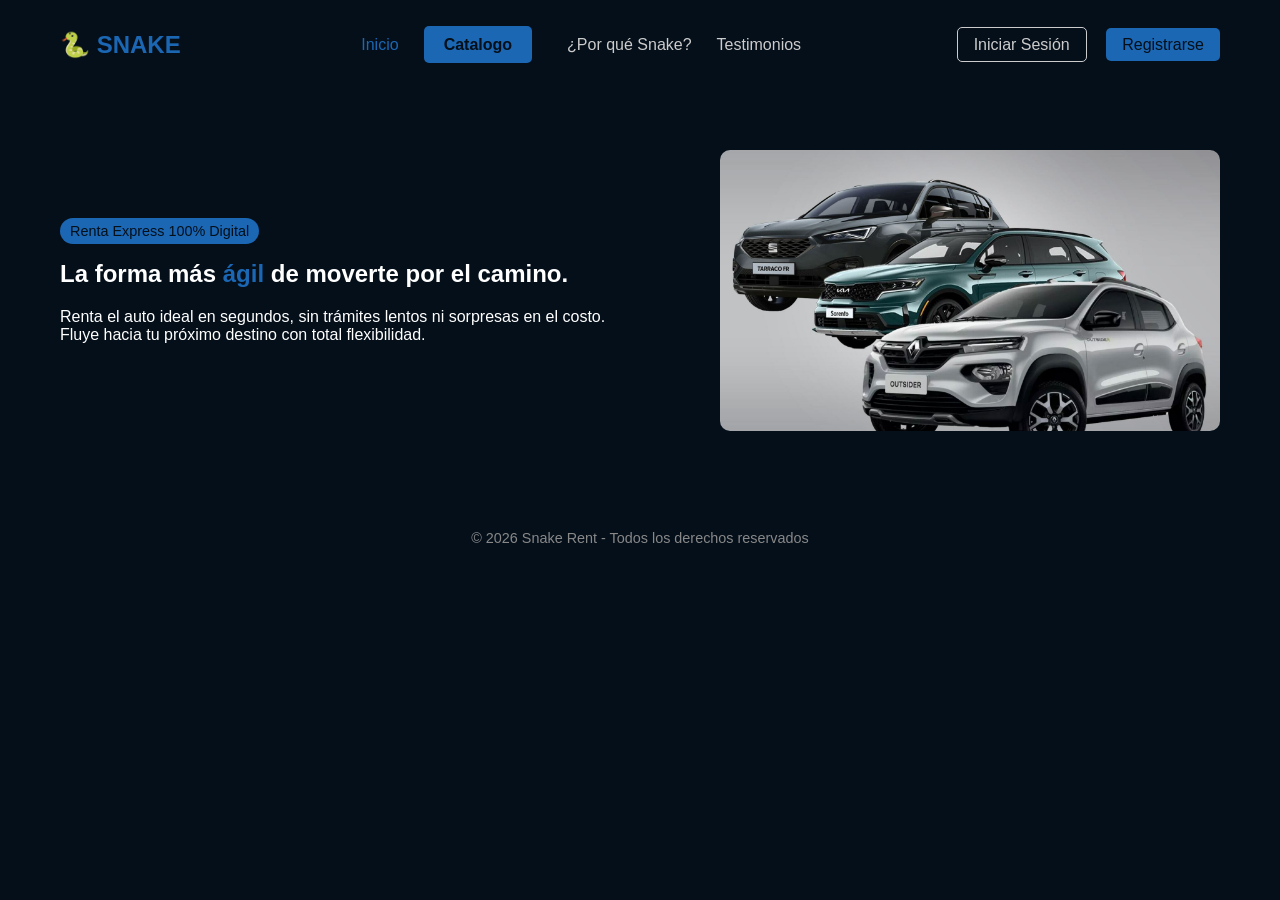
<file: vista/index.html>
<!DOCTYPE html>
<html lang="es">
<head>
  <meta charset="UTF-8">
  <meta name="viewport" content="width=device-width, initial-scale=1.0">
  <title>Snake Rent - Renta de Vehículos</title>
  <link rel="stylesheet" href="style.css">
</head>
<body>
  <header>
    <div class="logo">🐍 SNAKE</div>
    <nav>
      <ul>
        <li><a href="#" class="active">Inicio</a></li>
        <li><a href="catalogo.html" class="btn-primary">Catalogo</a></li>
        <li><a href="#">¿Por qué Snake?</a></li>
        <li><a href="#">Testimonios</a></li>
      </ul>
    </nav>
    <div class="buttons">
      <a href="#" class="btn-login">Iniciar Sesión</a>
      <a href="#" class="btn-register">Registrarse</a>
    </div>
  </header>

  <main>
    <section class="hero">
      <div class="hero-text">
        <span class="tag">Renta Express 100% Digital</span>
        <h1>La forma más <span class="highlight">ágil</span> de moverte por el camino.</h1>
        <p>Renta el auto ideal en segundos, sin trámites lentos ni sorpresas en el costo. 
        Fluye hacia tu próximo destino con total flexibilidad.</p>
        <div class="hero-buttons">
          
        </div>
      </div>
      <div class="hero-image">
        <img src="img/auto.jpg" alt="Auto ">
      </div>
    </section>
  </main>

  <footer>
    <p>© 2026 Snake Rent - Todos los derechos reservados</p>
  </footer>
</body>
</html>
</file>
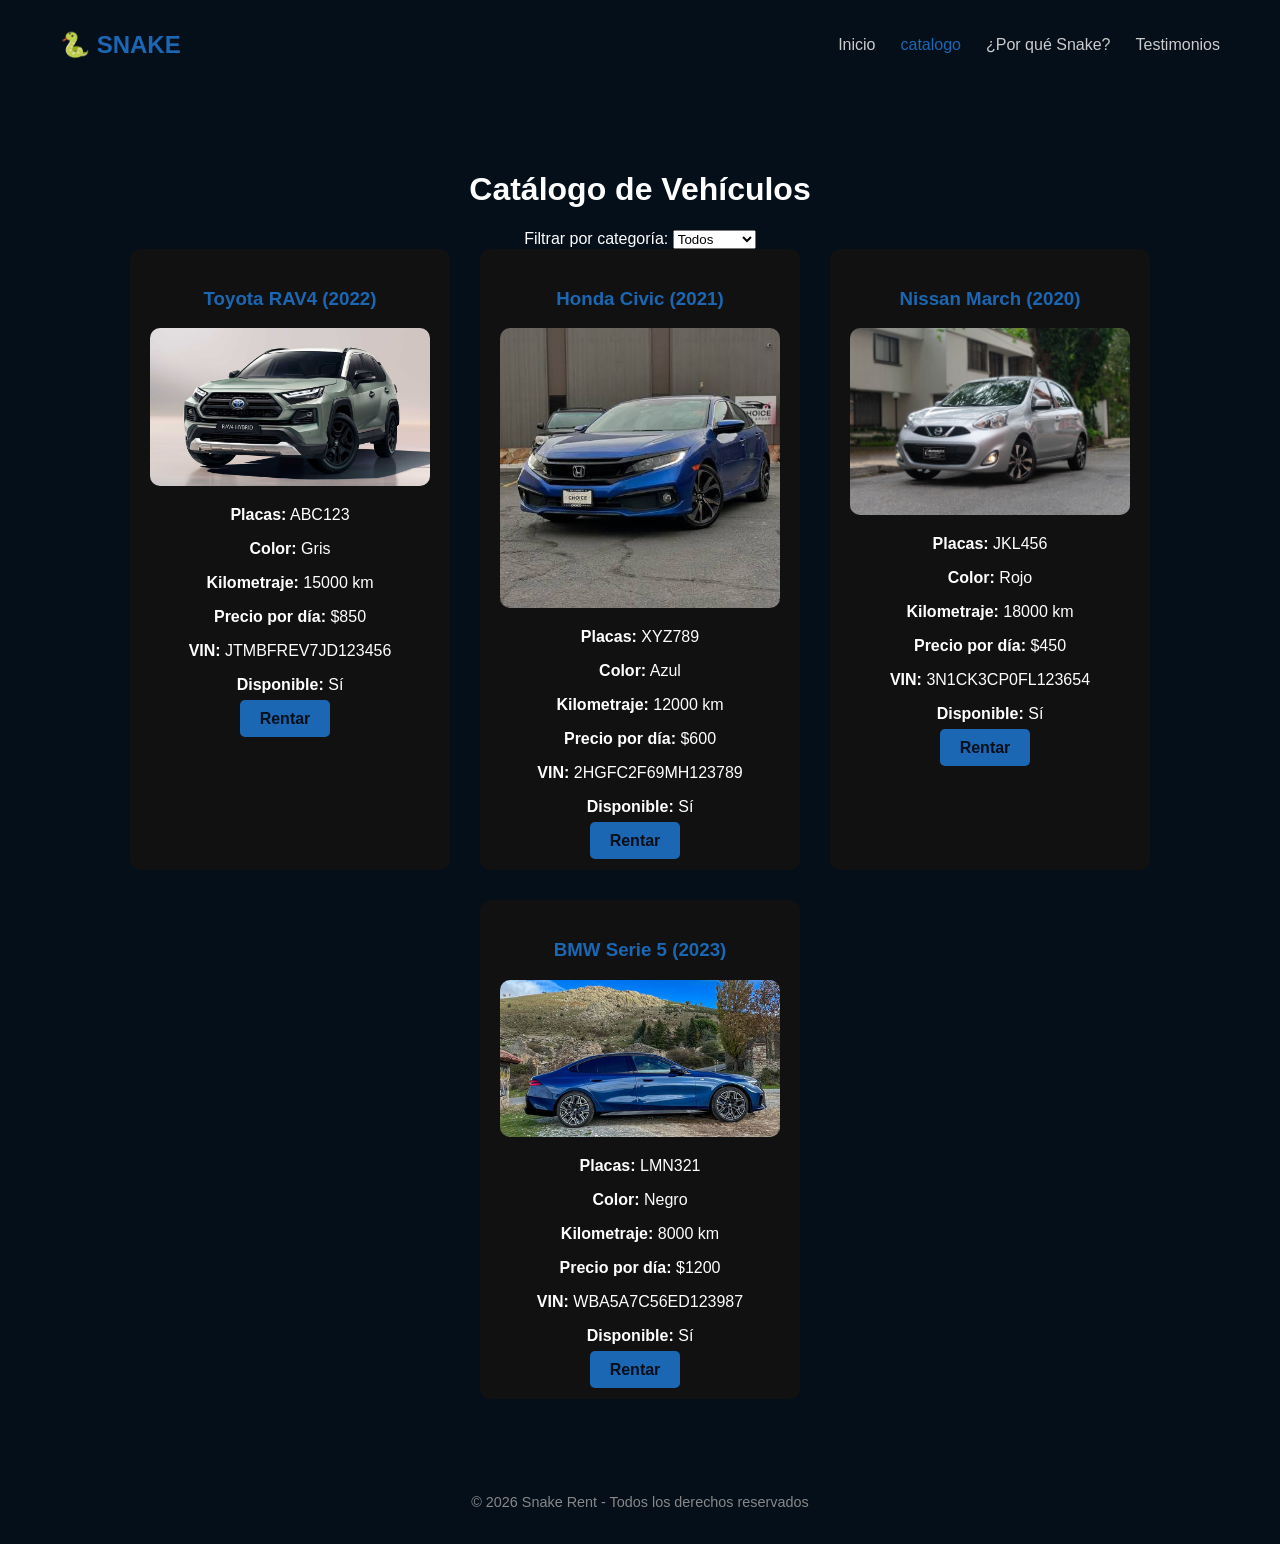
<file: vista/catalogo.html>
<!DOCTYPE html>
<html lang="es">
<head>
  <meta charset="UTF-8">
  <meta name="viewport" content="width=device-width, initial-scale=1.0">
  <title>Catalogo de Vehículos - Snake Rent</title>
  <link rel="stylesheet" href="style.css">
</head>
<body>
  <header>
    <div class="logo">🐍 SNAKE</div>
    <nav>
      <ul>
        <li><a href="index.html">Inicio</a></li>
        <li><a href="#" class="active">catalogo</a></li>
        <li><a href="#">¿Por qué Snake?</a></li>
        <li><a href="#">Testimonios</a></li>
      </ul>
    </nav>
  </header>

  <main class="catalogo">
  <h1>Catálogo de Vehículos</h1>

  <!-- Filtro por categoría -->
  <label for="filtro">Filtrar por categoría:</label>
  <select id="filtro">
  <option value="todos">Todos</option>
  <option value="1">SUV</option>
  <option value="2">Sedán</option>
  <option value="3">Compacto</option>
  <option value="4">Lujo</option>
</select>


  <!-- Aquí se insertan las tarjetas -->
  <div id="catalogo-grid" class="grid"></div>
</main>

<!-- Importamos el controlador -->
<script type="module" src="../controlador/app.js"></script>


  <footer>
    <p>© 2026 Snake Rent - Todos los derechos reservados</p>
  </footer>
</body>
</html>
</file>
<file: vista/style.css>
body {
  margin: 0;
  font-family: 'Poppins', sans-serif;
  background-color: #040F1A;
  color: #fff;
}

header {
  display: flex;
  justify-content: space-between;
  align-items: center;
  padding: 20px 60px;
  background-color: #040F1A;
}

.logo {
  font-size: 1.5em;
  font-weight: bold;
  color: #1B67B3;
}

nav ul {
  list-style: none;
  display: flex;
  gap: 25px;
}

nav a {
  text-decoration: none;
  color: #ccc;
  transition: color 0.3s;
}

nav a.active, nav a:hover {
  color: #1B67B3;
}

.buttons a {
  text-decoration: none;
  margin-left: 15px;
  padding: 8px 16px;
  border-radius: 5px;
  font-weight: 500;
}

.btn-login {
  color: #ccc;
  border: 1px solid #ccc;
}

.btn-register {
  background-color: #1B67B3;
  color: #040F1A;
}

.hero {
  display: flex;
  justify-content: space-between;
  align-items: center;
  padding: 60px;
}

.hero-text {
  max-width: 50%;
}

.tag {
  background-color: #1B67B3;
  color: #040F1A;
  padding: 5px 10px;
  border-radius: 20px;
  font-size: 0.9em;
}

.highlight {
  color: #1B67B3;
}

.hero-buttons {
  margin-top: 20px;
}

.btn-primary, .btn-outline {
  text-decoration: none;
  padding: 10px 20px;
  border-radius: 5px;
  font-weight: 600;
  margin-right: 10px;
}

.btn-primary {
  background-color: #1B67B3;
  color: #040F1A;
}

.btn-outline {
  border: 2px solid #1B67B3;
  color: #1B67B3;
}

.hero-image img {
  width: 500px;
  border-radius: 10px;
}

footer {
  text-align: center;
  padding: 20px;
  background-color: #040F1A;
  color: #888;
  font-size: 0.9em;
}

.catalogo {
  padding: 60px;
  text-align: center;
}

.grid {
  display: flex;
  justify-content: center;
  gap: 30px;
  flex-wrap: wrap;
}

.card {
  background-color: #111;
  border-radius: 10px;
  padding: 20px;
  width: 280px;
  text-align: center;
  transition: transform 0.3s;
}

.card:hover {
  transform: scale(1.05);
}

.card img {
  width: 100%;
  border-radius: 10px;
}

.card h3 {
  color: #1B67B3;
}
</file>
